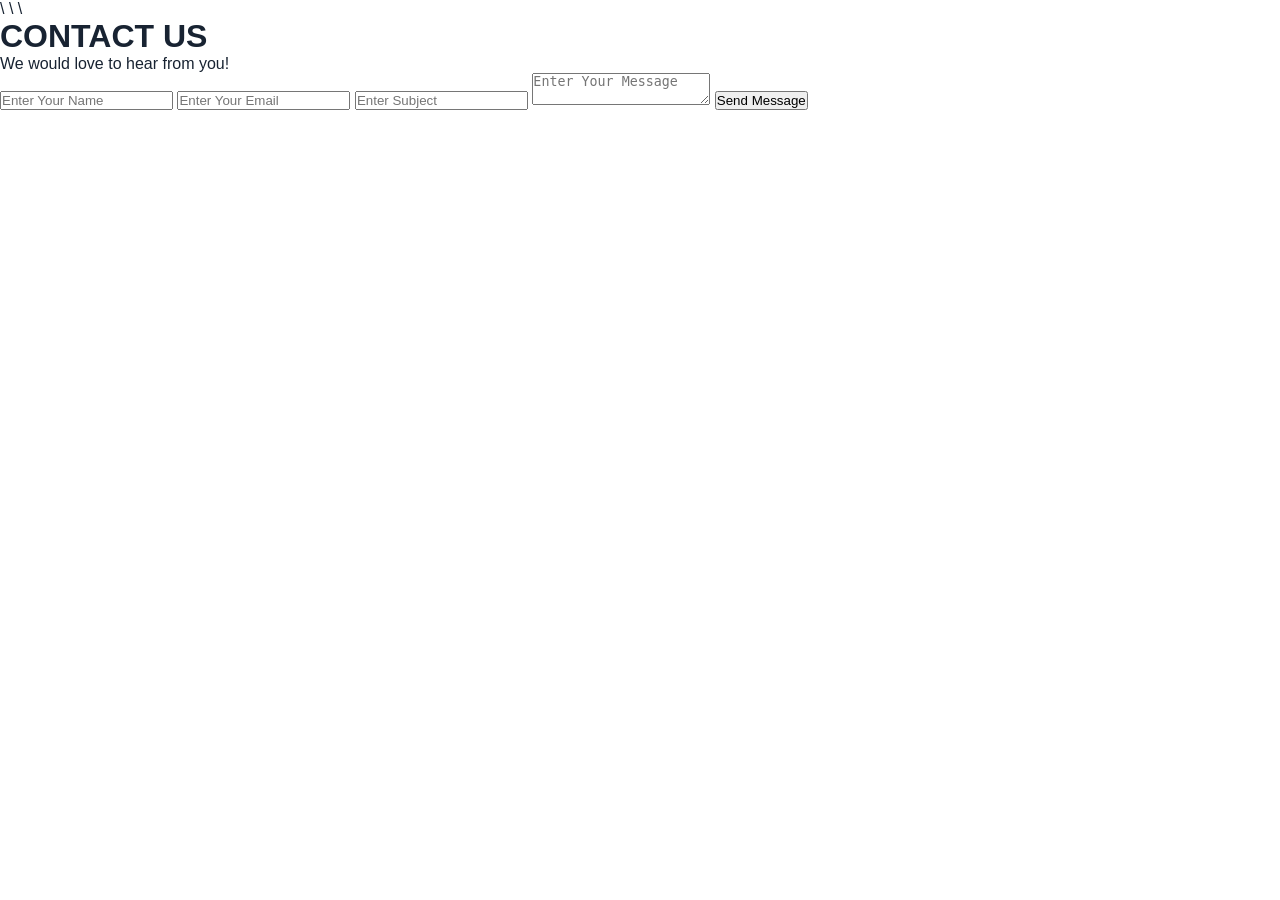
<file: contact.html>
<!DOCTYPE html>

<html lang="en">

<head>     <meta charset="UTF-8">     <meta name="viewport" content="width=device-width, initial-scale=1.0">     \<title>Contact Us\</title>     \<link rel="stylesheet" href="index.css"> \</head>

<body>


<div class="contact-container">

    <h1>CONTACT US</h1>
    <p>We would love to hear from you!</p>

    <form id="contactForm">

        <input type="text" id="name" placeholder="Enter Your Name">

        <input type="email" id="email" placeholder="Enter Your Email">

        <input type="text" id="subject" placeholder="Enter Subject">

        <textarea id="message" placeholder="Enter Your Message"></textarea>

        <button type="submit">Send Message</button>

    </form>

</div>

<script src="index.js"></script>


</body> 
</html>
</file>
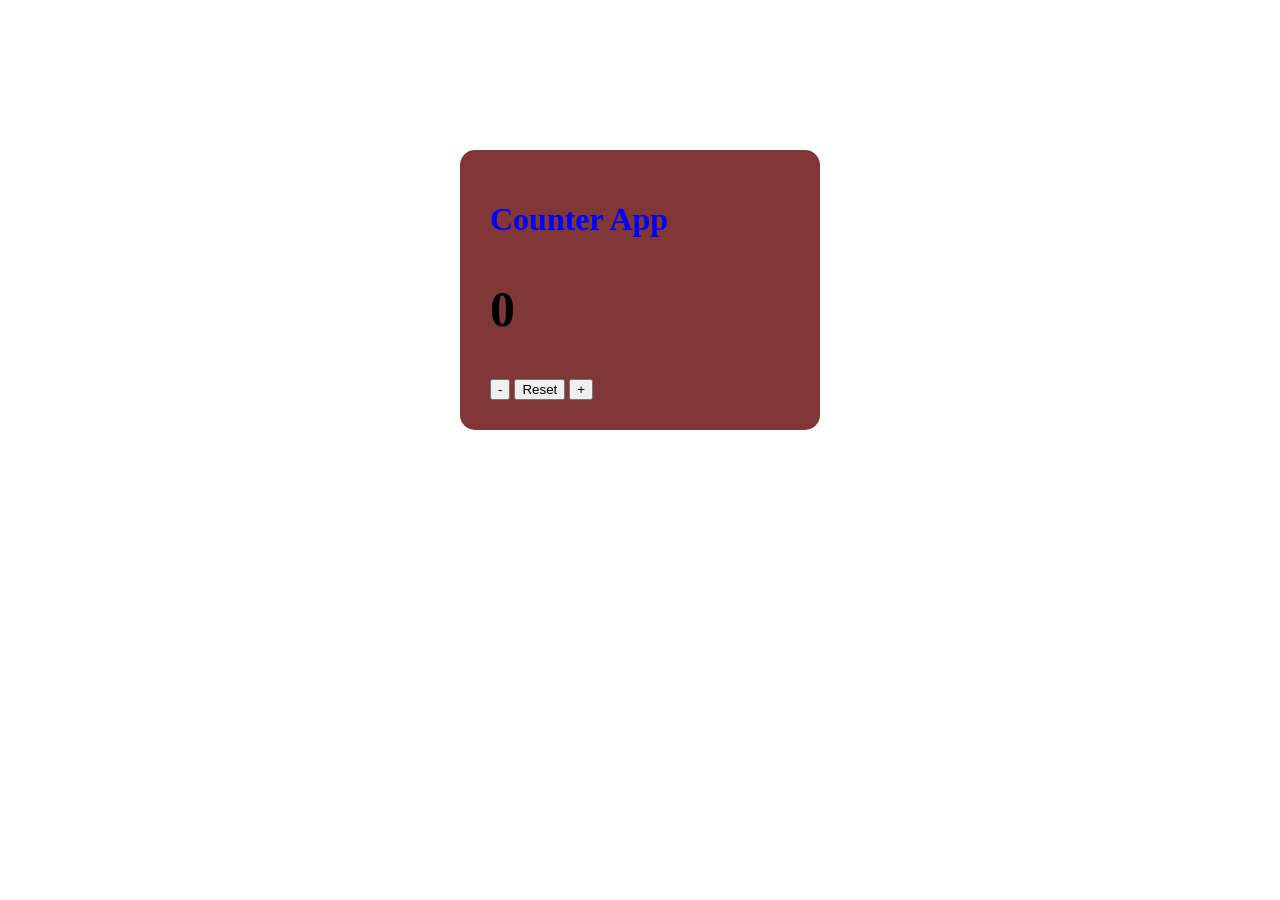
<file: counter.html>
<!DOCTYPE html>
<html>

<head>
    <title>Counter App</title>
    <link rel="stylesheet" href="counter.css">
</head>

<body>

    <div class="container">
        <h1>Counter App</h1>

        <h2 id="count">0</h2>

        <button onclick="decrease()">-</button>
        <button onclick="reset()">Reset</button>
        <button onclick="increase()">+</button>
    </div>

    <script src="counter.js"></script>
</body>

</html>
</file>
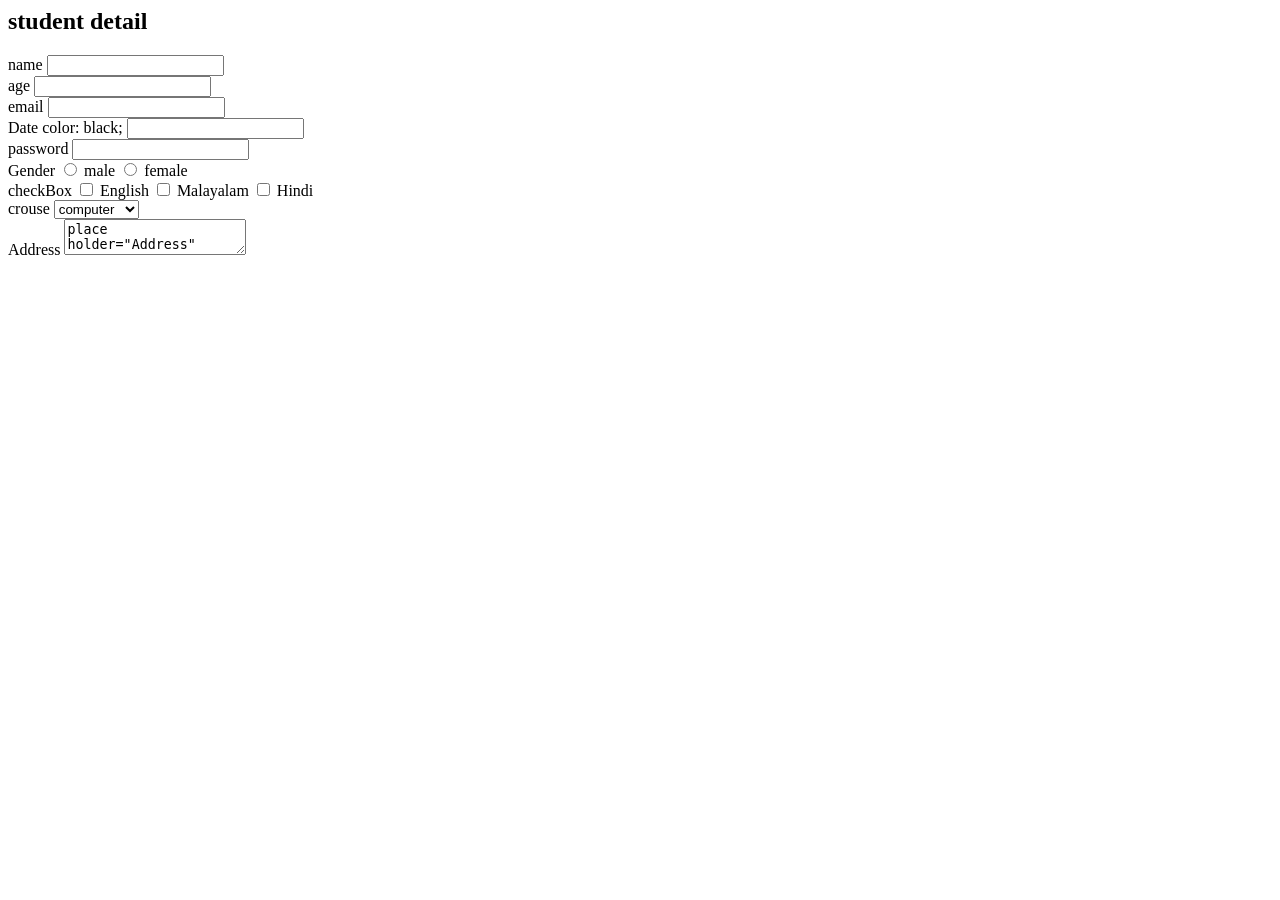
<file: form.html>
<html>
    <head>
        <title>student detail</title>
            <body>
                <h2>student detail</h2>
                <form>
                    <label>name</label> 
                    <input type text place holder="Enter your name"/>
                    <br>
                    <label>age</label>
                    <input type text place holden="Enter your age"/>
                    <br>
                    <label>email</label>
                    <input type text place holden="Enter your email"/>
                    <br>
                    <label>Date</label>
    color: black;
                    <input type text place holder="Enter your Date"/>
                    <br>
                    <label> password</label>
                    <input type text place holder="Enter your pass"/>
                    <br>
                    <label>Gender</label>
                    <input type="radio" value="male"/>
                    male
                    <input type="radio" value="female"/>
                    female
                    <br>
                    <label>checkBox</label>
                    <input type="checkBox"value="English"/>
                    English
                    <input type="checkBox"value="Malayalam"/>
                    Malayalam
                    <input type="checkBox"value="Hindi"/>
                    Hindi
                    <br>
                    <label>crouse</label>
                    <select>
                        <option>computer</option>
                        <option> commerce</option>
                        <opyion> Bio sciense</option>
                        </select>
                        <br>
                            <label>Address</label>
                            <textarea>place holder="Address"</textarea>
                    </select>

            </body>
    </head>
</html>
</file>
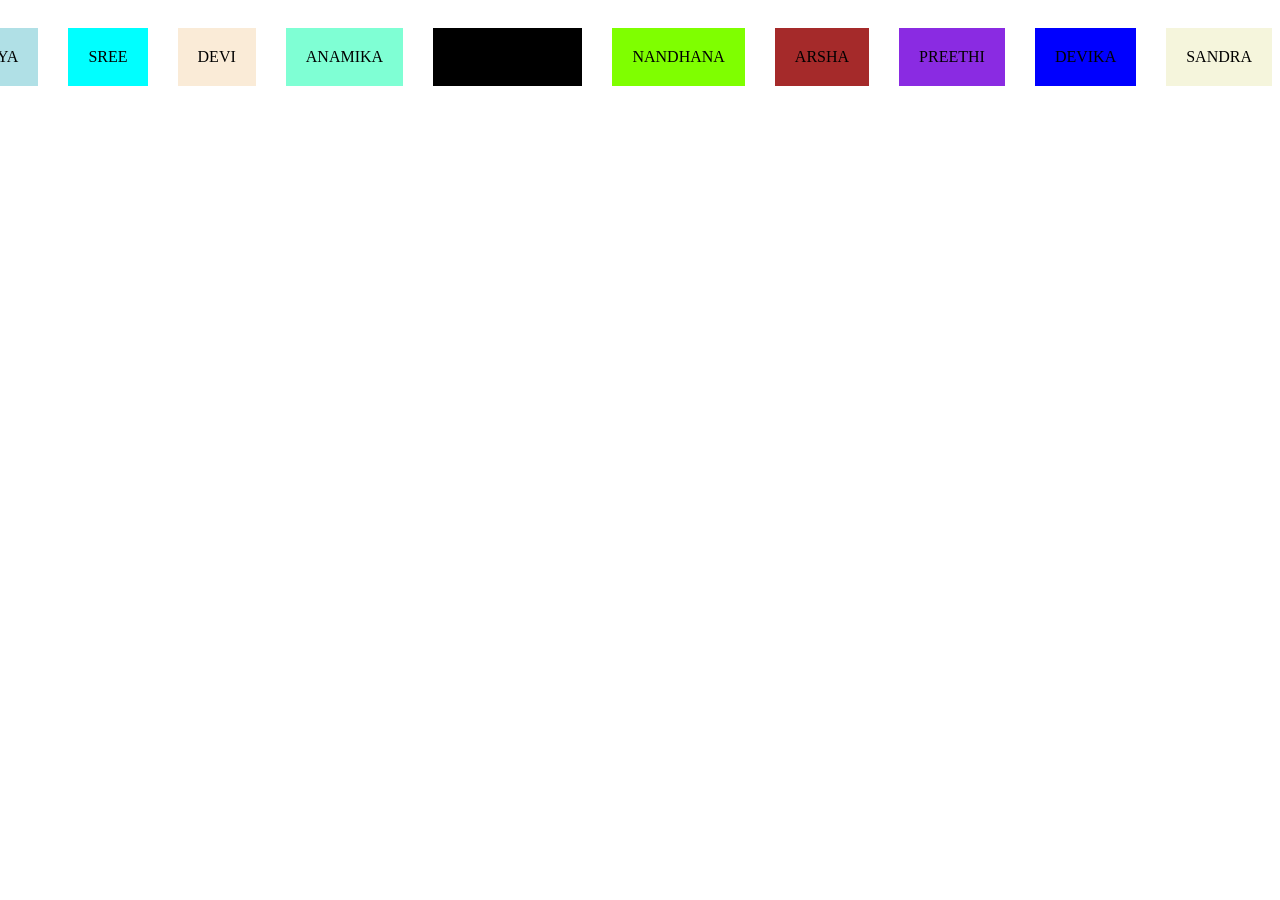
<file: grid.html>
<!DOCTYPE html>
<html>
    <head>
        <title>Grid</title>
        <link rel="stylesheet" href="grid.css">
        </head>
        <body>
            <div class="container">
                <div class="box box1">SANDRA</div>
                <div class="box box2">DEVIKA</div>
                <div class="box box3">PREETHI</div>
                <div class="box box4">ARSHA</div>
                <div class="box box5">NANDHANA</div>
                <div class="box box6">DEVIKRISHNA</div>
                <div class="box box7">ANAMIKA</div>
                <div class="box box8">DEVI</div>
                <div class="box box9">SREE</div>
                <div class="box box10">LAYA</div>

            </div>
        </body>
    </head>
</html>
</file>
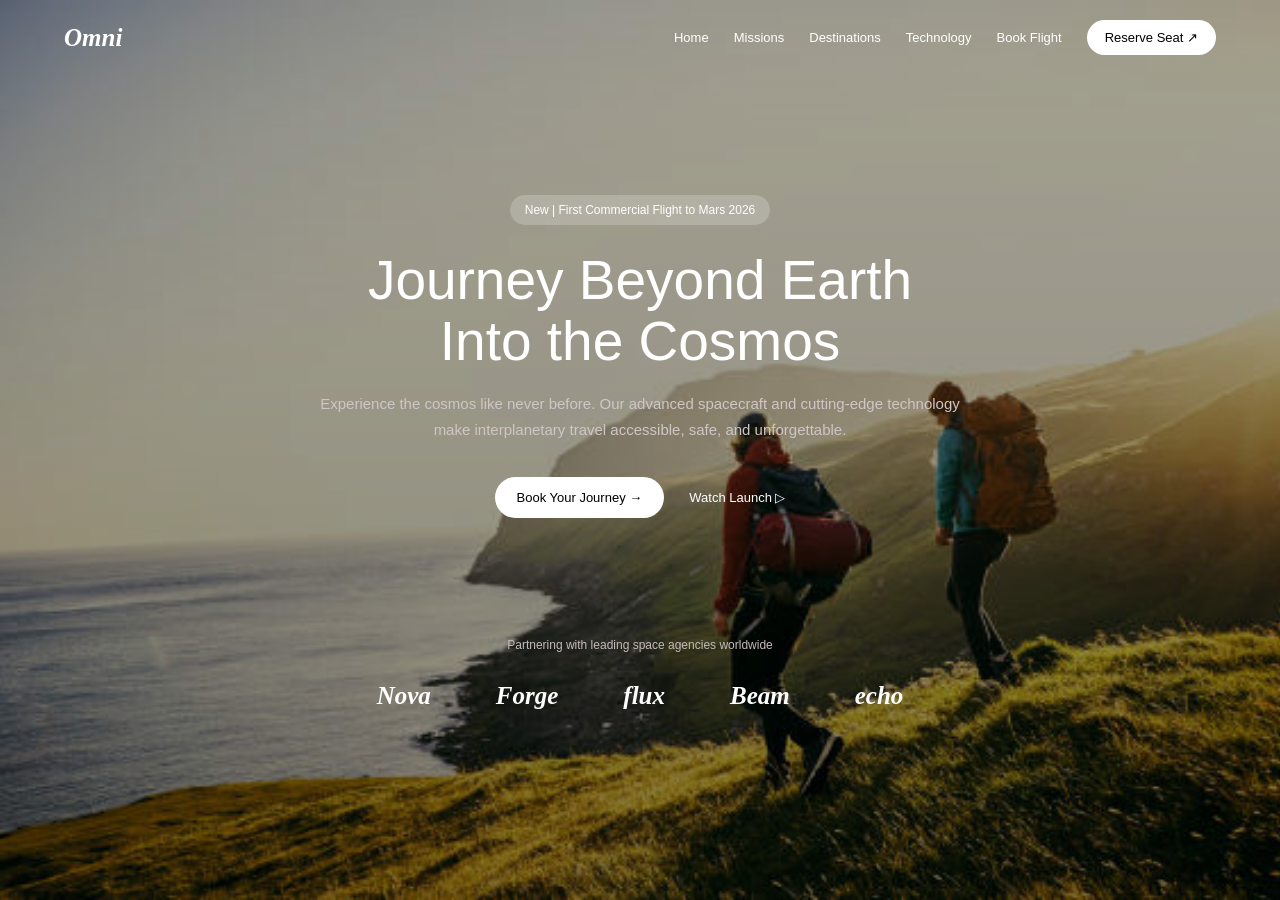
<file: section.html>
<!DOCTYPE html>
<html lang="en">

<head>
    <meta charset="UTF-8">
    <meta name="viewport" content="width=device-width, initial-scale=1.0">

    <title>Omni Space Travel</title>

    <link rel="stylesheet" href="section.css">
</head>

<body>

    <div class="background">

        <!-- Header -->

        <header>

            <div class="logo">Omni</div>

            <nav>
                <a href="#">Home</a>
                <a href="#">Missions</a>
                <a href="#">Destinations</a>
                <a href="#">Technology</a>
                <a href="#">Book Flight</a>
                <a href="#" class="reserve">Reserve Seat ↗</a>
            </nav>

        </header>


        <!-- Main Content -->

        <section class="content">

            <div class="badge">
                New | First Commercial Flight to Mars 2026
            </div>

            <h1>
                Journey Beyond Earth
                <br>
                Into the Cosmos
            </h1>

            <p>
                Experience the cosmos like never before.
                Our advanced spacecraft and cutting-edge
                technology make interplanetary travel accessible,
                safe, and unforgettable.
            </p>

            <div class="buttons">

                <a href="#" class="book">
                    Book Your Journey →
                </a>

                <a href="#" class="watch">
                    Watch Launch ▷
                </a>

            </div>

        </section>


        <!-- Footer -->

        <footer>

            <p>
                Partnering with leading space agencies worldwide
            </p>

            <div class="partners">

                <span>Nova</span>
                <span>Forge</span>
                <span>flux</span>
                <span>Beam</span>
                <span>echo</span>

            </div>

        </footer>

    </div>

</body>
</html>
</file>
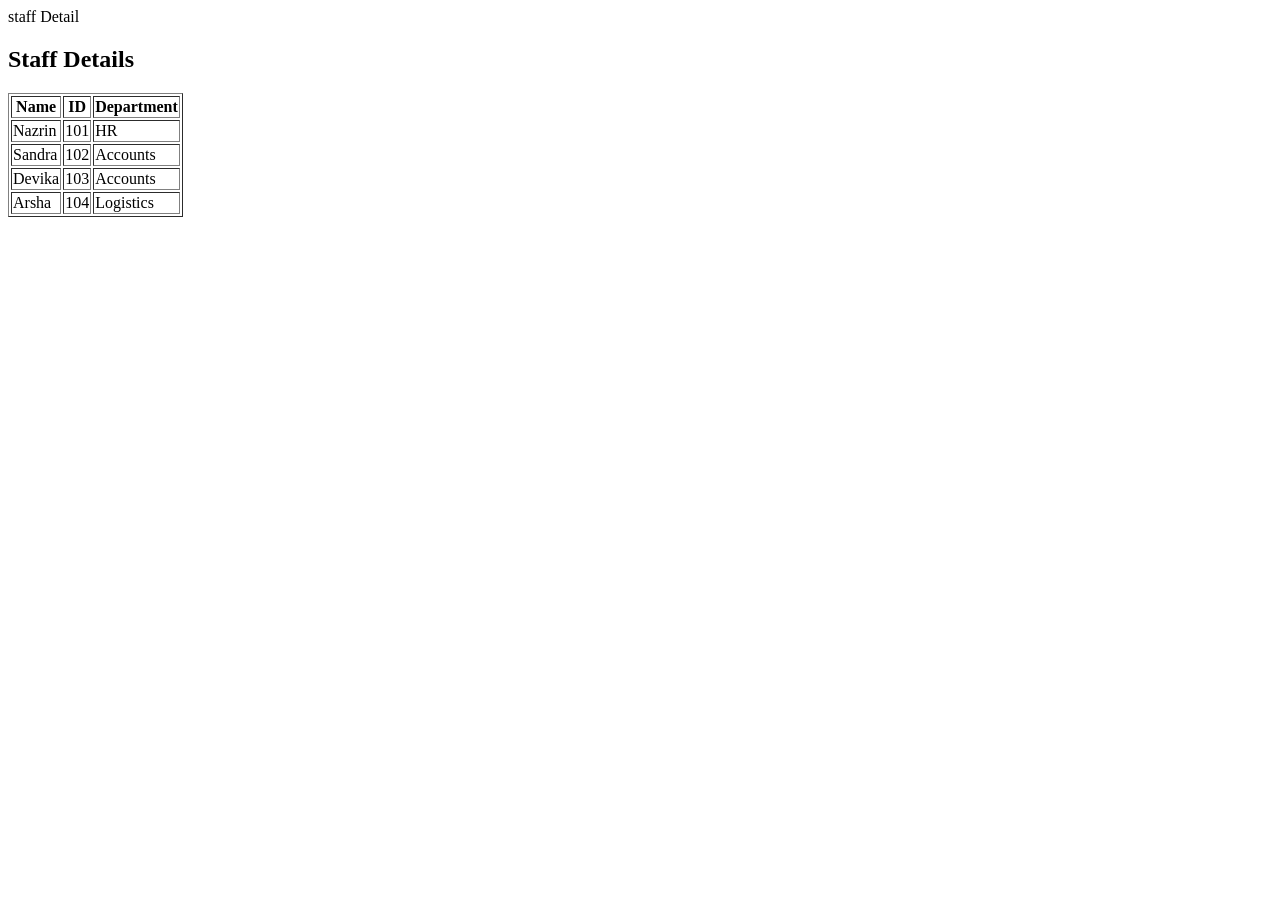
<file: table.html>
<html>
<head>
        <title ></title>staff Detail </title>
        <link rel="stylesheet" 
        </head>
        <body>
            <h2>Staff Details</h2>

<table border="1">
    <tr>
        <th>Name</th>
        <th>ID</th>
        <th>Department</th>
    </tr>

    <tr>
        <td>Nazrin</td>
        <td>101</td>
        <td>HR</td>
    </tr>

    <tr>
        <td>Sandra</td>
        <td>102</td>
        <td>Accounts</td>
    </tr>

    <tr>
        <td>Devika</td>
        <td>103</td>
        <td>Accounts</td>
    </tr>

    <tr>
        <td>Arsha</td>
        <td>104</td>
        <td>Logistics</td>
    </tr>

</table>

                    
            
            
        </body>
</html>
</file>
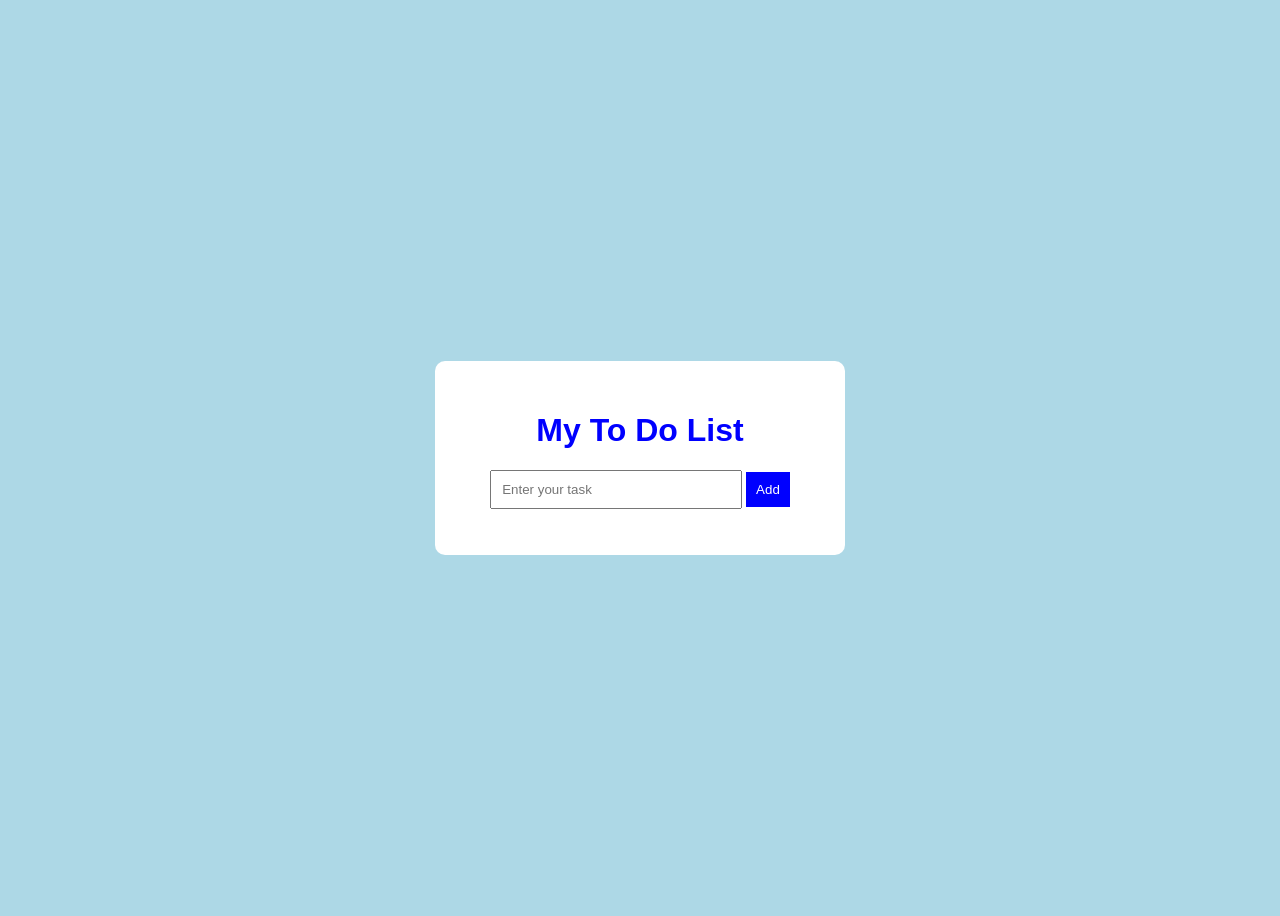
<file: To Do list.html>
<!DOCTYPE html>

<html> 

<head> <title>To Do List</title> 
    <link rel="stylesheet" href="To Do list.css"> 
</head>



<body>

    <div class="container">

        <h1>My To Do List</h1>

        <div class="input-box">
            <input type="text" id="taskInput" placeholder="Enter your task">

            <button onclick="addTask()">Add</button>
        </div>

        <ul id="taskList"></ul>

    </div>

    <script src="To Do list.js"></script>


    
</body> 

</html>
</file>
<file: index.css>
* {
    margin: 0;
    padding: 0;
    box-sizing: border-box;
}
body {
    font-family: Arial, sans-serif;
    background: white;
    color: #182332;
    padding: 0;
}

.main-container {
    width: 100%;
    max-width: 100%;
    margin: 0;
    background: white;
    padding: 0 6%;
    box-shadow: none;
}

/* HEADER */

header {
    display: flex;
    justify-content: space-between;
    align-items: center;
    padding: 25px 0;
}

.logo {
    font-size: 27px;
    font-weight: bold;
}

.logo span {
    color: #e59c35;
}

nav {
    display: flex;
    gap: 20px;
}

nav a {
    text-decoration: none;
    color: #444;
    font-size: 12px;
}

nav a:hover,
nav a.active {
    color: #e59c35;
}


/* HERO SECTION */

.hero {
    height: 260px;
    background: linear-gradient(120deg, #765b20, #ffe66a);
    position: relative;
    display: flex;
    align-items: center;
    padding: 30px 50px;
    color: white;
}

.hero-content {
    display: flex;
    align-items: center;
    gap: 35px;
    width: 100%;
}

.hero-image {
    width: 50%;
}

.hero-image img {
    width: 100%;
    height: 150px;
    object-fit: cover;
    border: 5px solid white;
    border-radius: 5px;
}

.hero-text {
    width: 50%;
}

.hero-text h1 {
    font-size: 28px;
    margin-bottom: 12px;
}

.hero-text p {
    font-size: 12px;
    line-height: 1.6;
}

.arrow {
    position: absolute;
    top: 45%;
    background: transparent;
    border: none;
    color: white;
    font-size: 27px;
    cursor: pointer;
}

.left {
    left: 10px;
}

.right {
    right: 10px;
}


/* DOTS */

.dots {
    position: absolute;
    bottom: 15px;
    left: 50%;
    transform: translateX(-50%);
    display: flex;
    gap: 10px;
}

.dot {
    width: 10px;
    height: 10px;
    background: white;
    border-radius: 50%;
    cursor: pointer;
}

.dot.active {
    background: #e59c35;
}


/* HEADING */

.heading {
    text-align: center;
    padding: 30px 0;
}

.heading h2 {
    font-size: 23px;
    margin-bottom: 10px;
}

.heading p {
    font-size: 12px;
    color: #999;
}


/* IMAGE CARDS */

.cards {
    display: grid;
    grid-template-columns: repeat(4, 1fr);
    gap: 15px;
    padding-bottom: 45px;
}

.card img {
    width: 100%;
    height: 100px;
    object-fit: cover;
}

.card h3 {
    font-size: 12px;
    color: #777;
    font-weight: normal;
    margin-top: 8px;
}


/* VIDEO AND TESTIMONIALS */

.content {
    display: grid;
    grid-template-columns: 1fr 2fr;
    gap: 25px;
    padding: 10px 0 40px;
}

.content h2 {
    font-size: 20px;
    margin-bottom: 20px;
}


/* VIDEO */

.video-box video {
    width: 80%;
    height: 120px;
    object-fit: cover;
    border-radius: 5px;
}


.video-box button {
    position: absolute;
    top: 50%;
    left: 50%;
    transform: translate(-50%, -50%);
    width: 45px;
    height: 45px;
    background: white;
    color: #182332;
    border: none;
    border-radius: 50%;
    font-size: 20px;
    cursor: pointer;
}

.testimonial-heading {
    display: flex;
    justify-content: center;
    align-items: center;
    position: relative;
}

.testimonial-heading h2 {
    text-align: center;
}

.review-buttons {
    position: absolute;
    right: 0;
}



.review-buttons {
    display: flex;
    gap: 5px;
}

.review-buttons button {
    background: white;
    border: 1px solid #e59c35;
    color: #e59c35;
    padding: 3px 7px;
    cursor: pointer;
}

.testimonial-container {
    width: 100%;
    overflow: hidden;
}

.testimonial-track {
    display: flex;
    transition: transform 0.5s ease;
}

.testimonial {
    min-width: 50%;
    padding: 5px;
}
.testimonial-heading {
    margin-top: 25px;
}


.customer {
    display: flex;
    align-items: center;
    gap: 10px;
}

.customer img {
    width: 40px;
    height: 40px;
    border-radius: 50%;
}

.customer h3 {
    font-size: 12px;
}

.customer span {
    color: #e59c35;
    font-size: 10px;
}

.stars {
    color: #e59c35;
    font-size: 13px;
    margin: 8px 0;
}

.testimonial p {
    color: #999;
    font-size: 10px;
    line-height: 1.6;
}


/* PARTNERS */

.partners {
    overflow: hidden;
    padding: 25px 0;
    border-top: 1px solid #eee;
}

.partner-slider {
    width: 100%;
    overflow: hidden;
}

.partner-track {
    display: flex;
    width: max-content;
    animation: movePartners 20s linear infinite;
}

.partner {
    width: 130px;
    flex-shrink: 0;
    text-align: center;
    margin-right: 15px;
}

.partner small {
    font-size: 10px;
    color: #777;
}

.partner-slider {
    width: 100%;
    overflow: hidden;
    margin-top: 35px;
}
.partners > h2 {
    font-size: 23px;
    margin-bottom: 35px;
}
.partner:nth-child(odd) h2 {
    color: #e59c35;
}

@keyframes movePartners {

    0% {
        transform: translateX(0);
    }

    100% {
        transform: translateX(-50%);
    }

}


/* FOOTER */

footer {
    background: #444442;
    color: white;
    display: grid;
    grid-template-columns: repeat(3, 1fr);
    gap: 25px;
    padding: 30px 20px;
    margin: 0 -7.15%;
}

footer {
    margin-top: 40px;
}

.footer-box p {
    color: #ddd;
    font-size: 10px;
    line-height: 1.7;
    margin-bottom: 5px;
}

.footer-box a {
    display: block;
    text-decoration: none;
    color: #ddd;
    font-size: 10px;
    padding: 5px 0;
    border-bottom: 1px solid #666;
}

.footer-box a:hover {
    color: #e59c35;
}


/* RESPONSIVE DESIGN */

@media (max-width: 900px) {

    .main-container {
        width: 90%;
    }

    header {
        flex-direction: column;
        gap: 20px;
    }

    nav {
        flex-wrap: wrap;
        justify-content: center;
    }

}


@media (max-width: 650px) {

    .main-container {
        width: 100%;
        padding: 0 5%;
    }

    .hero {
        height: 350px;
        padding: 30px;
    }

    .hero-content {
        flex-direction: column;
        gap: 10px;
        text-align: center;
    }

    .hero-image,
    .hero-text {
        width: 100%;
    }

    .hero-image img {
        height: 120px;
    }

    .hero-text h1 {
        font-size: 22px;
    }

    .cards {
        grid-template-columns: repeat(2, 1fr);
    }

    .content {
        grid-template-columns: 1fr;
    }

    footer {
        grid-template-columns: 1fr;
        margin: 0 -5.55%;
    }

}


@media (max-width: 400px) {

    nav {
        gap: 12px;
    }

    nav a {
        font-size: 11px;
    }

    .cards {
        grid-template-columns: 1fr;
    }

    .testimonial {
        min-width: 100%;
    }

}
</file>
<file: counter.css>
.body {
    background-color: rgb(64, 139, 57);
    font-family: Arial;
    text-align: center;
}

.container {
    background: rgb(129, 55, 55);
    width: 300px;
    margin: 150px auto;
    padding: 30px;
    border-radius: 15px;
}

h1 {
    color: blue;
}

h2 {
    font-size: 50px;
}

.button {
    padding: 12px 20px;
    margin: 5px;
    background-color: blue;
    color: rgb(22, 31, 51);
    border: none;
    border-radius: 5px;
    cursor: pointer;
}
</file>
<file: grid.css>
.container{
    display: flex;
    flex-direction: row-reverse;
    gap: 30px;
}

.box{
    
    text-align: center;
    color: black;
    padding: 20px;
    margin-top: 20px;
    border:3px
     
}
.box1{
    background-color: beige;    
}
.box2{
    background-color: blue;
}
.box3{
    background-color: blueviolet;
}
.box4{
    background-color: brown;
}
.box5{
    background-color: chartreuse;
}  
.box6{
    background-color: black;
}  
.box7{
    background-color: aquamarine;
}
.box8{
    background-color: antiquewhite;
}
.box9{
    background-color: aqua;
}
.box10{
    background-color:powderblue
}
</file>
<file: section.css>
* {
    margin: 0;
    padding: 0;
    box-sizing: border-box;
}

body {
    font-family: Arial, sans-serif;
    color: white;
}


/* Background Image */

.background {
    min-height: 100vh;
    width: 100%;

    background-image:
        linear-gradient(
            rgba(0,0,0,0.35),
            rgba(0,0,0,0.45)
        ),
        url("image1.png");

    background-size: cover;
    background-position: center;
    background-repeat: no-repeat;

    position: relative;
    overflow: hidden;
}


/* Header */

header {
    width: 100%;
    padding: 20px 5%;

    display: flex;
    justify-content: space-between;
    align-items: center;

    position: relative;
    z-index: 2;
}

.logo {
    font-size: 25px;
    font-family: Georgia, serif;
    font-style: italic;
    font-weight: bold;
}


/* Navigation */

nav {
    display: flex;
    align-items: center;
    gap: 25px;
}

nav a {
    text-decoration: none;
    color: white;
    font-size: 13px;
    transition: 0.3s;
}

nav a:hover {
    color: orange;
}

.reserve {
    background: white;
    color: black;
    padding: 10px 18px;
    border-radius: 25px;
}


/* Main Content */

.content {
    text-align: center;

    position: relative;
    z-index: 1;

    margin-top: 100px;
    padding: 20px;
}


/* Badge */

.badge {
    display: inline-block;

    background: rgba(255,255,255,0.2);

    padding: 8px 15px;
    border-radius: 20px;

    font-size: 12px;
    margin-bottom: 25px;
}


/* Heading */

h1 {
    font-size: 55px;
    font-weight: 400;
    line-height: 1.1;

    margin-bottom: 20px;
}


/* Paragraph */

.content p {
    font-size: 15px;
    line-height: 1.7;

    color: #cfc6c6;

    max-width: 650px;
    margin: auto;
}


/* Buttons */

.buttons {
    margin-top: 35px;

    display: flex;
    justify-content: center;
    align-items: center;
    gap: 25px;
}

.buttons a {
    text-decoration: none;
    font-size: 13px;
}

.book {
    background: white;
    color: black;

    padding: 13px 22px;
    border-radius: 25px;
}

.watch {
    color: white;
}


/* Footer */

footer {
    position: relative;
    z-index: 1;

    text-align: center;
    margin-top: 100px;
}

footer p {
    font-size: 12px;
    color: #c4baba;
    margin-bottom: 30px;
}


/* Partners */

.partners {
    display: flex;
    justify-content: center;
    align-items: center;
    gap: 65px;
}

.partners span {
    font-size: 25px;
    font-weight: bold;
    font-family: Georgia, serif;
    font-style: italic;
}


/* Responsive */

@media (max-width: 768px) {

    header {
        flex-direction: column;
        gap: 20px;
    }

    nav {
        flex-wrap: wrap;
        justify-content: center;
        gap: 15px;
    }

    h1 {
        font-size: 35px;
    }

    .content {
        margin-top: 60px;
    }

    .partners {
        flex-wrap: wrap;
        gap: 25px;
    }

    footer {
        margin-top: 70px;
        padding-bottom: 30px;
    }

}
</file>
<file: To Do list.css>
body {
    font-family: Arial;
    background-color: lightblue;
    display: flex;
    justify-content: center;
    align-items: center;
    height: 100vh;
}

.container {
    background-color: white;
    padding: 30px;
    width: 350px;
    border-radius: 10px;
    text-align: center;
}

h1 {
    color: blue;
}

input {
    padding: 10px;
    width: 65%;
}

button {
    padding: 10px;
    background-color: blue;
    color: white;
    border: none;
    cursor: pointer;
}

li {
    background-color: lightgray;
    padding: 10px;
    margin: 10px;
    list-style: none;
    display: flex;
    justify-content: space-between;
}

.delete {
    background-color: red;
    color: white;
}
</file>
